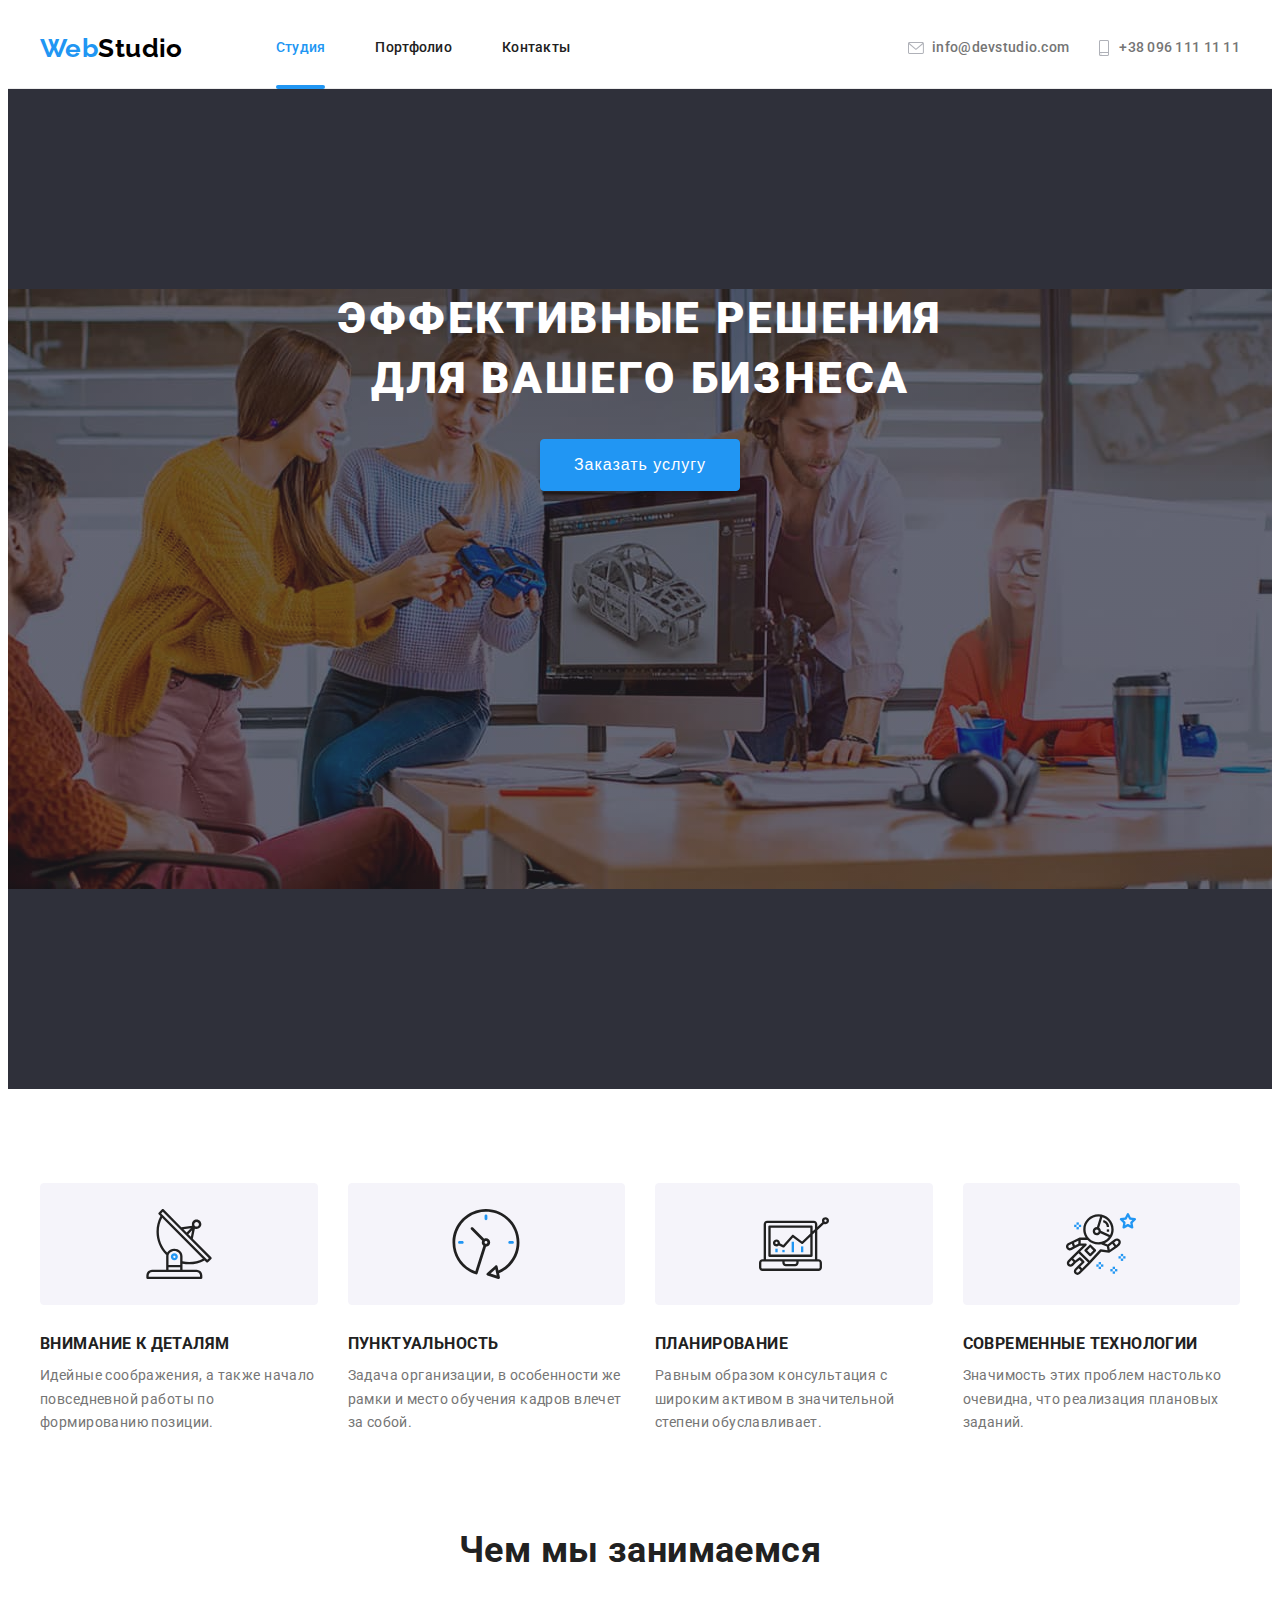
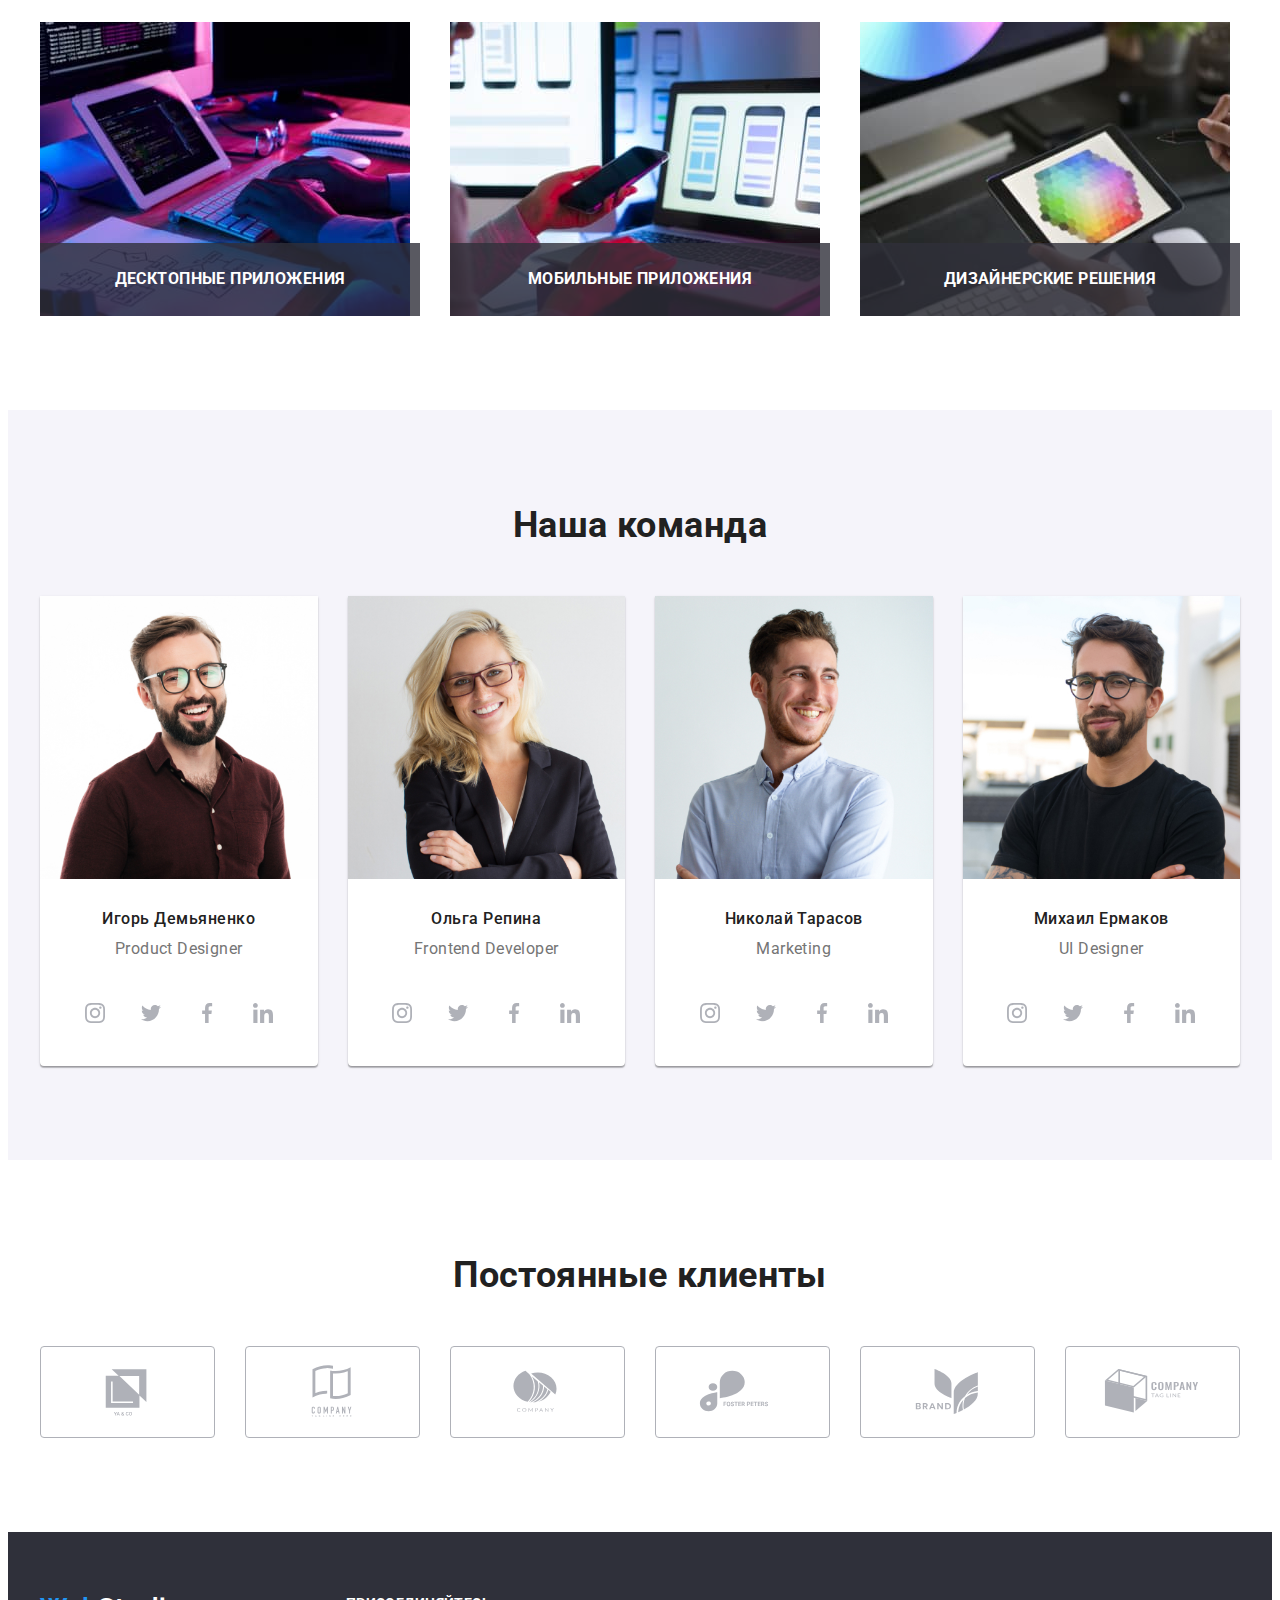
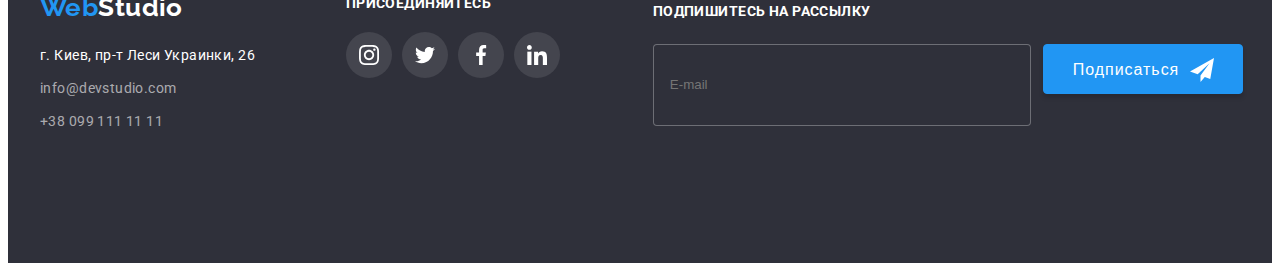
<file: index.html>
<!DOCTYPE html>
<html lang="ru">
  <head>
    <meta http-equiv="X-UA-Compatible" content="IE=Edge" />
    <meta charset="UTF-8" />
    <meta name="viewport" content="width=device-width, initial-scale=1.0" />
    <link rel="preconnect" href="https://fonts.gstatic.com" />
    <link href="https://fonts.googleapis.com/css2?family=Raleway:wght@700&display=swap" rel="stylesheet" />
    <link rel="preconnect" href="https://fonts.gstatic.com" />
    <link href="https://fonts.googleapis.com/css2?family=Roboto:wght@400;500;700;900&display=swap" rel="stylesheet" />
    <link
      rel="stylesheet"
      href="https://cdnjs.cloudflare.com/ajax/libs/modern-normalize/1.0.0/modern-normalize.min.css"
      integrity="sha512-ISS7cAi1PEhQ8jnbJpJZMd29NlhNj4AWYyLOSp2CE/CsHxTCu+r+t0D2yoJudVrd0/8fTVPUVDzY5Tvli75u/g=="
      crossorigin="anonymous"
    />
    <link rel="stylesheet" href="./css/main.min.css" />
    <title>Студия</title>
  </head>

  <body>
    <!-- HEADER -->
    <header class="header">
      <div class="container header__container">
        <a href="index.html" class="logo header__logo link"> <span class="logo__accent">Web</span>Studio</a>
        <button class="menu-button" type="button" data-menu-button aria-expanded="false" aria-controls="menu-content">
          <svg width="40" height="40" aria-label="Главное меню навигации">
            <use class="menu-button__icon-menu" href="./images/sprite.svg#menu-burger"></use>
            <use class="menu-button__icon-cross" href="./images/sprite.svg#icon-close_bg"></use>
          </svg>
        </button>
        <div class="header-wrapper" id="menu-content" data-menu>
          <nav class="navigation header__navigation">
            <ul class="menu list">
              <li class="menu__item">
                <a href="index.html" class="menu__link link menu__link-current">Студия</a>
              </li>
              <li class="menu__item">
                <a href="portfolio.html" class="menu__link link">Портфолио</a>
              </li>
              <li class="menu__item">
                <a href="" class="menu__link link">Контакты</a>
              </li>
            </ul>
          </nav>

          <!-- E-mail  phone  links-->
          <div class="contacts">
            <a class="contacts__link-tel" href="tel:+380961111111">
              <svg class="contacts__icon-smartphone">
                <use href="./images/sprite.svg#icon-smartphone"></use>
              </svg>
              +38 096 111 11 11
            </a>
            <a class="contacts__link-email" href="mailto:info@devstudio.com">
              <svg class="contacts__icon-envelope">
                <use href="./images/sprite.svg#icon-envelope"></use>
              </svg>
              info@devstudio.com
            </a>
          </div>
          <ul class="social-menu list">
            <li class="social-menu__item social-menu__link--border">
              <a class="social-menu__link" href="https://instagram.com" target="_blank" rel="noopener noreferrer"
                >Instagram</a
              >
            </li>
            <li class="social-menu__item social-menu__link--border">
              <a class="social-menu__link" href="https://twitter.com" target="_blank" rel="noopener noreferrer"
                >Twitter</a
              >
            </li>
            <li class="social-menu__item social-menu__link--border">
              <a class="social-menu__link" href="https://facebook.com" target="_blank" rel="noopener noreferrer"
                >Facebook</a
              >
            </li>
            <li class="social-menu__item">
              <a class="social-menu__link" href="https://linkedin.com" target="_blank" rel="noopener noreferrer"
                >LinkedIn</a
              >
            </li>
          </ul>
        </div>
      </div>
    </header>

    <main>
      <!-- Секция - HERO -->
      <section class="hero section">
        <div class="container hero-container">
          <h1 class="hero__title">Эффективные решения для вашего бизнеса</h1>
          <button type="button" class="button main-button" data-modal-open>Заказать услугу</button>
        </div>
      </section>

      <!-- Секция - FEATURES -->
      <section class="section features">
        <div class="container">
          <h2 class="section__title visually-hidden">Особенности</h2>
          <ul class="features__list list">
            <li class="features__item">
              <div class="features__wrapper">
                <svg class="features__icon" width="70" height="70">
                  <use href="./images/sprite.svg#icon-antenna"></use>
                </svg>
              </div>
              <h3 class="features__title">Внимание к деталям</h3>
              <p class="features__text">
                Идейные соображения, а также начало повседневной работы по формированию позиции.
              </p>
            </li>
            <li class="features__item">
              <div class="features__wrapper">
                <svg class="features__icon" width="70" height="70">
                  <use href="./images/sprite.svg#icon-clock"></use>
                </svg>
              </div>
              <h3 class="features__title">Пунктуальность</h3>
              <p class="features__text">
                Задача организации, в особенности же рамки и место обучения кадров влечет за собой.
              </p>
            </li>
            <li class="features__item">
              <div class="features__wrapper">
                <svg class="features__icon" width="70" height="70">
                  <use href="./images/sprite.svg#icon-diagram"></use>
                </svg>
              </div>
              <h3 class="features__title">Планирование</h3>
              <p class="features__text">
                Равным образом консультация с широким активом в значительной степени обуславливает.
              </p>
            </li>
            <li class="features__item">
              <div class="features__wrapper">
                <svg class="features__icon" width="70" height="70">
                  <use href="./images/sprite.svg#icon-astronaut"></use>
                </svg>
              </div>
              <h3 class="features__title">Современные технологии</h3>
              <p class="features__text">Значимость этих проблем настолько очевидна, что реализация плановых заданий.</p>
            </li>
          </ul>
        </div>
      </section>

      <!-- Секция - ABOUT -->
      <section class="section about">
        <div class="container">
          <h2 class="section__title">Чем мы занимаемся</h2>
          <ul class="about__list list">
            <li class="about__item">
              <h3 class="about__title">Десктопные приложения</h3>
              <img
                srcset="./images/about/about-img1.jpg 1x, ./images/about/about-img1@2x.jpg 2x"
                src="../images/about/about-img1.jpg"
                alt="кто-то печатает на клавиатуре"
                width="370"
              />
            </li>
            <li class="about__item">
              <h3 class="about__title">Мобильные приложения</h3>
              <img
                srcset="./images/about/about-img2.jpg 1x, ./images/about/about-img2@2x.jpg 2x"
                src="../images/about/about-img2.jpg"
                alt="кто-то держит телефон"
                width="370"
              />
            </li>
            <li class="about__item">
              <h3 class="about__title">Дизайнерские решения</h3>
              <img
                srcset="./images/about/about-img3.jpg 1x, ./images/about/about-img3@2x.jpg 2x"
                src="../images/about/about-img3.jpg"
                alt="кто-то держит планшет"
                width="370"
              />
            </li>
          </ul>
        </div>
      </section>

      <!-- Секция - TEAM -->
      <section class="section team">
        <div class="container">
          <h2 class="section__title">Наша команда</h2>
          <ul class="team__list list">
            <li class="team__item">
              <img
                class="team__picture"
                srcset="./images/team/img-team-mobile/team-img1.jpg 1x, ./images/team/img-team-mobile/team-img1.jpg 2x"
                src="./images/team/img-team-mobile/team-img1.jpg"
                alt="Фото Игоря Демьяненко"
                width="450"
              />
              <h3 class="team__title">Игорь Демьяненко</h3>
              <p class="team__position">Product Designer</p>
              <ul class="social-list">
                <li class="social-list__item list">
                  <a href="" class="social-list__link link">
                    <svg class="social-list__icon" width="20" height="20">
                      <use href="./images/sprite.svg#icon-instagram"></use>
                    </svg>
                  </a>
                </li>
                <li class="social-list__item list">
                  <a href="" class="social-list__link link">
                    <svg class="social-list__icon" width="20" height="20">
                      <use href="./images/sprite.svg#icon-twitter"></use>
                    </svg>
                  </a>
                </li>
                <li class="social-list__item list">
                  <a href="" class="social-list__link link">
                    <svg class="social-list__icon" width="20" height="20">
                      <use href="./images/sprite.svg#icon-facebook"></use>
                    </svg>
                  </a>
                </li>
                <li class="social-list__item list">
                  <a href="" class="social-list__link link">
                    <svg class="social-list__icon" width="20" height="20">
                      <use href="./images/sprite.svg#icon-linkedin"></use>
                    </svg>
                  </a>
                </li>
              </ul>
            </li>
            <li class="team__item">
              <img
                class="team__picture"
                srcset="./images/team/img-team-mobile/team-img2.jpg 1x, ./images/team/img-team-mobile/team-img2.jpg 2x"
                src="./images/team/img-team-mobile/team-img2.jpg"
                alt="Фото Ольги Репиной"
                width="450"
              />
              <h3 class="team__title">Ольга Репина</h3>
              <p class="team__position">Frontend Developer</p>
              <ul class="social-list">
                <li class="social-list__item list">
                  <a href="" class="social-list__link link">
                    <svg class="social-list__icon" width="20" height="20">
                      <use href="./images/sprite.svg#icon-instagram"></use>
                    </svg>
                  </a>
                </li>
                <li class="social-list__item list">
                  <a href="" class="social-list__link link">
                    <svg class="social-list__icon" width="20" height="20">
                      <use href="./images/sprite.svg#icon-twitter"></use>
                    </svg>
                  </a>
                </li>
                <li class="social-list__item list">
                  <a href="" class="social-list__link link">
                    <svg class="social-list__icon" width="20" height="20">
                      <use href="./images/sprite.svg#icon-facebook"></use>
                    </svg>
                  </a>
                </li>
                <li class="social-list__item list">
                  <a href="" class="social-list__link link">
                    <svg class="social-list__icon" width="20" height="20">
                      <use href="./images/sprite.svg#icon-linkedin"></use>
                    </svg>
                  </a>
                </li>
              </ul>
            </li>
            <li class="team__item">
              <img
                class="team__picture"
                srcset="./images/team/img-team-mobile/team-img3.jpg 1x, ./images/team/img-team-mobile/team-img3.jpg 2x"
                src="./images/team/img-team-mobile/team-img3.jpg"
                alt="Фото Николая Тарасова"
                width="450"
              />
              <h3 class="team__title">Николай Тарасов</h3>
              <p class="team__position">Marketing</p>
              <ul class="social-list">
                <li class="social-list__item list">
                  <a href="" class="social-list__link link">
                    <svg class="social-list__icon" width="20" height="20">
                      <use href="./images/sprite.svg#icon-instagram"></use>
                    </svg>
                  </a>
                </li>
                <li class="social-list__item list">
                  <a href="" class="social-list__link link">
                    <svg class="social-list__icon" width="20" height="20">
                      <use href="./images/sprite.svg#icon-twitter"></use>
                    </svg>
                  </a>
                </li>
                <li class="social-list__item list">
                  <a href="" class="social-list__link link">
                    <svg class="social-list__icon" width="20" height="20">
                      <use href="./images/sprite.svg#icon-facebook"></use>
                    </svg>
                  </a>
                </li>
                <li class="social-list__item list">
                  <a href="" class="social-list__link link">
                    <svg class="social-list__icon" width="20" height="20">
                      <use href="./images/sprite.svg#icon-linkedin"></use>
                    </svg>
                  </a>
                </li>
              </ul>
            </li>
            <li class="team__item">
              <img
                class="team__picture"
                srcset="./images/team/img-team-mobile/team-img4.jpg 1x, ./images/team/img-team-mobile/team-img4.jpg 2x"
                src="./images/team/img-team-mobile/team-img4.jpg"
                alt="Фото Михаила Ермакова"
                width="450"
              />
              <h3 class="team__title">Михаил Ермаков</h3>
              <p class="team__position">UI Designer</p>
              <ul class="social-list">
                <li class="social-list__item list">
                  <a href="" class="social-list__link link">
                    <svg class="social-list__icon" width="20" height="20">
                      <use href="./images/sprite.svg#icon-instagram"></use>
                    </svg>
                  </a>
                </li>
                <li class="social-list__item list">
                  <a href="" class="social-list__link link">
                    <svg class="social-list__icon" width="20" height="20">
                      <use href="./images/sprite.svg#icon-twitter"></use>
                    </svg>
                  </a>
                </li>
                <li class="social-list__item list">
                  <a href="" class="social-list__link link">
                    <svg class="social-list__icon" width="20" height="20">
                      <use href="./images/sprite.svg#icon-facebook"></use>
                    </svg>
                  </a>
                </li>
                <li class="social-list__item list">
                  <a href="" class="social-list__link link">
                    <svg class="social-list__icon" width="20" height="20">
                      <use href="./images/sprite.svg#icon-linkedin"></use>
                    </svg>
                  </a>
                </li>
              </ul>
            </li>
          </ul>
        </div>
      </section>

      <!-- CLIENTS -->
      <section class="section clients">
        <div class="container">
          <h2 class="section__title">Постоянные клиенты</h2>
          <ul class="clients__list list">
            <li class="clients__item list">
              <a href="" class="clients__link">
                <svg class="clients__icon" width="106" height="60">
                  <use href="./images/sprite.svg#icon-logo-client1"></use>
                </svg>
              </a>
            </li>
            <li class="clients__item list">
              <a href="" class="clients__link">
                <svg class="clients__icon" width="106" height="60">
                  <use href="./images/sprite.svg#icon-logo-client2"></use>
                </svg>
              </a>
            </li>
            <li class="clients__item list">
              <a href="" class="clients__link">
                <svg class="clients__icon" width="106" height="60">
                  <use href="./images/sprite.svg#icon-logo-client3"></use>
                </svg>
              </a>
            </li>
            <li class="clients__item list">
              <a href="" class="clients__link">
                <svg class="clients__icon" width="106" height="60">
                  <use href="./images/sprite.svg#icon-logo-client4"></use>
                </svg>
              </a>
            </li>
            <li class="clients__item list">
              <a href="" class="clients__link">
                <svg class="clients__icon" width="106" height="60">
                  <use href="./images/sprite.svg#icon-logo-client5"></use>
                </svg>
              </a>
            </li>
            <li class="clients__item list">
              <a href="" class="clients__link">
                <svg class="clients__icon" width="106" height="60">
                  <use href="./images/sprite.svg#icon-logo-client6"></use>
                </svg>
              </a>
            </li>
          </ul>
        </div>
      </section>
    </main>

    <!-- FOOTER -->
    <footer class="footer">
      <div class="footer-container container">
        <div class="footer-left-side">
          <div class="footer__wrapper-info">
            <a href="index.html" class="footer__logo link logo">
              <span class="footer__logo-accent">Web</span><span class="footer-logo">Studio</span></a
            >
            <address>
              <a
                class="footer__address link"
                href="https://goo.gl/maps/nL9pkd665aWA4ZFbA"
                target="_blank"
                rel="noopener noreferrer"
                title="Посмотреть на google.maps"
                >г. Киев, пр-т Леси Украинки, 26</a
              >
              <br />
              <a href="mailto:info@devstudio.com" class="footer__address-link link">info@devstudio.com</a> <br />
              <a href="tel:+380991111111" class="footer__address-link link">+38 099 111 11 11</a>
            </address>
          </div>
          <div class="footer__wrapper-join">
            <p class="footer__text">Присоединяйтесь</p>
            <ul class="social-list footer__social-list">
              <li class="social-list__item footer__item list">
                <a href="" class="social-list__link footer__link link">
                  <svg class="social-list__icon footer__icon" width="20" height="20">
                    <use href="./images/sprite.svg#icon-instagram"></use>
                  </svg>
                </a>
              </li>
              <li class="social-list__item footer__item list">
                <a href="" class="social-list__link footer__link link">
                  <svg class="social-list__icon footer__icon" width="20" height="20">
                    <use href="./images/sprite.svg#icon-twitter"></use>
                  </svg>
                </a>
              </li>
              <li class="social-list__item footer__item list">
                <a href="" class="social-list__link footer__link link">
                  <svg class="social-list__icon footer__icon" width="20" height="20">
                    <use href="./images/sprite.svg#icon-facebook"></use>
                  </svg>
                </a>
              </li>
              <li class="social-list__item footer__item list">
                <a href="" class="social-list__link footer__link link">
                  <svg class="social-list__icon footer__icon" width="20" height="20">
                    <use href="./images/sprite.svg#icon-linkedin"></use>
                  </svg>
                </a>
              </li>
            </ul>
          </div>
        </div>
        <div class="footer__sign-form">
          <p class="footer__head">Подпишитесь на рассылку</p>
          <form action="#" class="footer-form">
            <input type="email" class="footer-form__input" name="user-email" placeholder="E-mail" />
            <button type="submit" class="footer-form__button button">
              Подписаться
              <svg class="footer-form__icon" width="24" height="24">
                <use href="./images/sprite.svg#icon-icon-send"></use>
              </svg>
            </button>
          </form>
        </div>
      </div>
    </footer>

    <!-- is-hidden -->
    <div class="backdrop is-hidden" data-modal>
      <div class="modal">
        <button class="modal-button-cross" type="button" data-modal-close>
          <svg class="icon-cross" width="11" height="11">
            <use href="./images/sprite.svg#icon-close-black-cross"></use>
          </svg>
        </button>
        <form action="#" class="form modal-form">
          <b class="form__head">Оставьте свои данные, мы вам перезвоним</b>
          <label class="form__field"
            >Имя
            <span class="form__wrapper">
              <input type="text" class="form__input" name="user-name" />
              <svg class="form__icon icon-user" width="12" height="12">
                <use href="./images/sprite.svg#icon-person-black"></use>
              </svg>
            </span>
          </label>
          <label class="form__field"
            >Телефон
            <span class="form__wrapper">
              <input type="tel" class="form__input" name="user-phone" />
              <svg class="form__icon icon-phone" width="13" height="13">
                <use href="./images/sprite.svg#icon-phone-black"></use>
              </svg>
            </span>
          </label>
          <label class="form__field"
            >Почта
            <span class="form__wrapper">
              <input type="email" class="form__input" name="user-email" />
              <svg class="form__icon icon-email" width="15" height="12">
                <use href="./images/sprite.svg#icon-email-black"></use>
              </svg>
            </span>
          </label>
          <label class="form__field form__field-message">
            Комментарий
            <textarea name="user-message" class="form__message" placeholder="Введите текст"></textarea>
          </label>
          <!-- КАСТОМНЫЙ CHECKBOX -->
          <div class="form-checkbox">
            <input type="checkbox" name="user-policy" id="user-policy" class="form-checkbox__input visually-hidden" />
            <label for="user-policy" class="form-checkbox__agree">
              <span class="form-checkbox__wrapper">
                <svg class="form-checkbox__icon-check" width="17" height="16">
                  <use href="./images/sprite.svg#icon-check-bg"></use>
                </svg>
              </span>
              Соглашаюсь с рассылкой и принимаю
              <a href="" class="form-checkbox__link">Условия договора</a>
            </label>
          </div>

          <button type="submit" class="modal-form-button">Отправить</button>
        </form>
      </div>
    </div>

    <script src="./js/modal.js"></script>
    <script src="./js/menu.js"></script>
  </body>
</html>
</file>
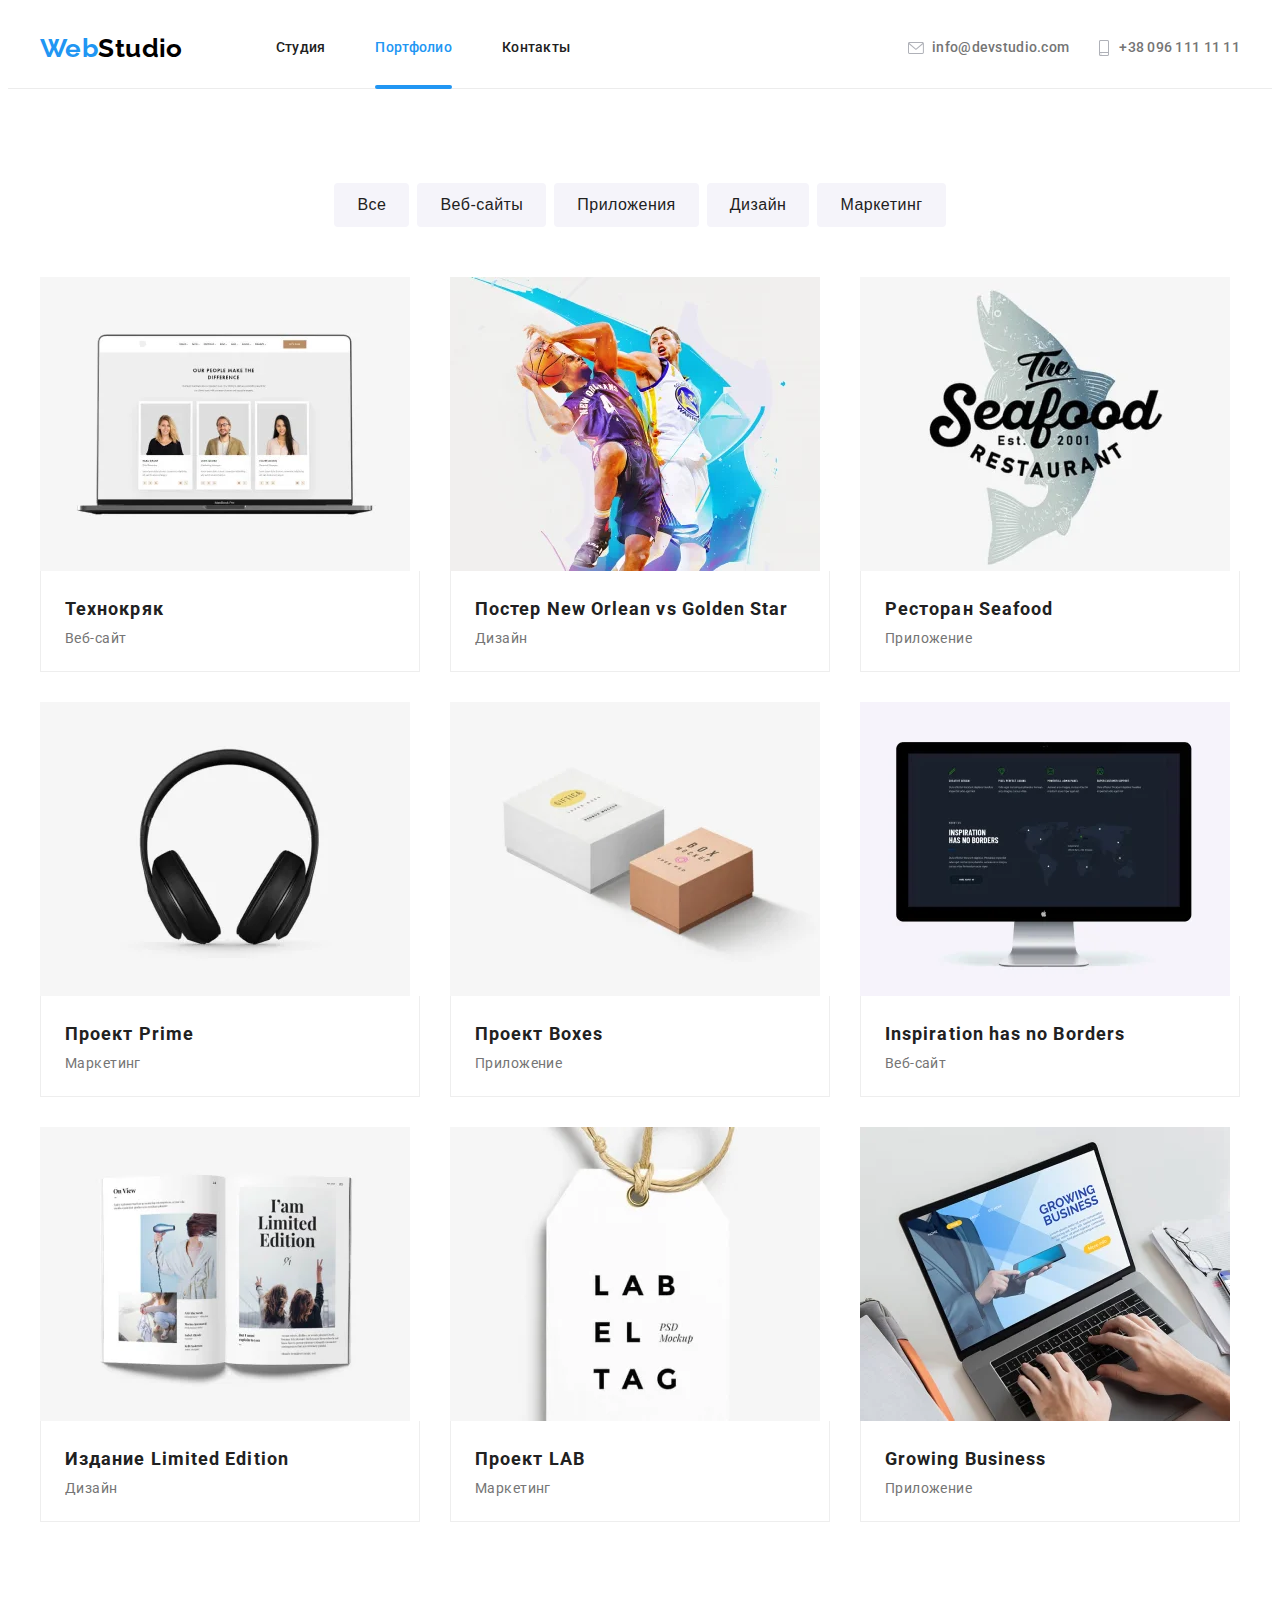
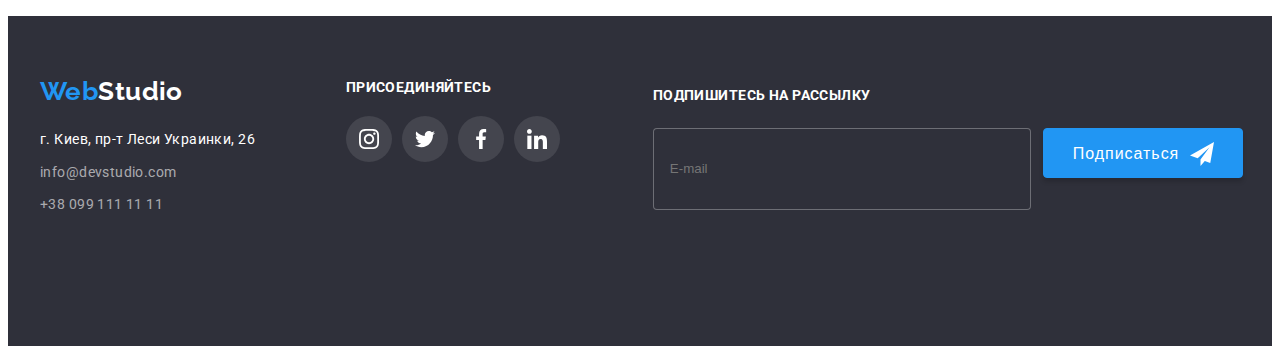
<file: portfolio.html>
<!DOCTYPE html>
<html lang="ru">
  <head>
    <meta http-equiv="X-UA-Compatible" content="IE=Edge" />
    <meta charset="UTF-8" />
    <meta name="viewport" content="width=device-width, initial-scale=1.0" />
    <link rel="preconnect" href="https://fonts.gstatic.com" />
    <link href="https://fonts.googleapis.com/css2?family=Raleway:wght@700&display=swap" rel="stylesheet" />
    <link rel="preconnect" href="https://fonts.gstatic.com" />
    <link href="https://fonts.googleapis.com/css2?family=Roboto:wght@400;500;700;900&display=swap" rel="stylesheet" />
    <link
      rel="stylesheet"
      href="https://cdnjs.cloudflare.com/ajax/libs/modern-normalize/1.0.0/modern-normalize.min.css"
      integrity="sha512-ISS7cAi1PEhQ8jnbJpJZMd29NlhNj4AWYyLOSp2CE/CsHxTCu+r+t0D2yoJudVrd0/8fTVPUVDzY5Tvli75u/g=="
      crossorigin="anonymous"
    />
    <link rel="stylesheet" href="./css/main.min.css" />
    <title>Портфолио</title>
  </head>

  <body>
    <!-- HEADER -->
    <header class="header">
      <div class="container header__container">
        <a href="index.html" class="logo header__logo link"> <span class="logo__accent">Web</span>Studio</a>
        <button class="menu-button" type="button" data-menu-button aria-expanded="false" aria-controls="menu-content">
          <svg width="40" height="40" aria-label="Главное меню навигации">
            <use class="menu-button__icon-menu" href="./images/sprite.svg#menu-burger"></use>
            <use class="menu-button__icon-cross" href="./images/sprite.svg#icon-close_bg"></use>
          </svg>
        </button>
        <div class="header-wrapper" id="menu-content" data-menu>
          <nav class="navigation header__navigation">
            <ul class="menu list">
              <li class="menu__item">
                <a href="index.html" class="menu__link link">Студия</a>
              </li>
              <li class="menu__item">
                <a href="portfolio.html" class="menu__link link menu__link-current">Портфолио</a>
              </li>
              <li class="menu__item">
                <a href="" class="menu__link link">Контакты</a>
              </li>
            </ul>
          </nav>

          <!-- E-mail and phone No. contacts -->
          <div class="contacts">
            <a class="contacts__link-tel" href="tel:+380961111111">
              <svg class="contacts__icon-smartphone">
                <use href="./images/sprite.svg#icon-smartphone"></use>
              </svg>
              +38 096 111 11 11
            </a>
            <a class="contacts__link-email" href="mailto:info@devstudio.com">
              <svg class="contacts__icon-envelope">
                <use href="./images/sprite.svg#icon-envelope"></use>
              </svg>
              info@devstudio.com
            </a>
          </div>
          <ul class="social-menu list">
            <li class="social-menu__item social-menu__link--border">
              <a class="social-menu__link" href="https://instagram.com" target="_blank" rel="noopener noreferrer"
                >Instagram</a
              >
            </li>
            <li class="social-menu__item social-menu__link--border">
              <a class="social-menu__link" href="https://twitter.com" target="_blank" rel="noopener noreferrer"
                >Twitter</a
              >
            </li>
            <li class="social-menu__item social-menu__link--border">
              <a class="social-menu__link" href="https://facebook.com" target="_blank" rel="noopener noreferrer"
                >Facebook</a
              >
            </li>
            <li class="social-menu__item">
              <a class="social-menu__link" href="https://linkedin.com" target="_blank" rel="noopener noreferrer"
                >LinkedIn</a
              >
            </li>
          </ul>
        </div>
      </div>
    </header>

    <main>
      <!-- PROJECTS -->
      <section class="projects section">
        <h1 class="projects__main-title visually-hidden">Портфолио</h1>
        <div class="container">
          <h2 class="projects__title section__title visually-hidden">Проекты</h2>
          <ul class="projects__button-list button-list list">
            <li class="button-list__item"><button class="button" type="button">Все</button></li>
            <li class="button-list__item"><button class="button" type="button">Веб-сайты</button></li>
            <li class="button-list__item"><button class="button" type="button">Приложения</button></li>
            <li class="button-list__item"><button class="button" type="button">Дизайн</button></li>
            <li class="button-list__item"><button class="button" type="button">Маркетинг</button></li>
          </ul>
          <ul class="projects__list list">
            <li class="projects__item">
              <a href="" class="projects__link link">
                <div class="projects__image">
                  <picture>
                    <!-- PC pictures WebP & JPG -->
                    <source
                      srcset="
                        ./images/portfolio/pc/pc-technokryak-370.webp   370w,
                        ./images/portfolio/pc/pc-technokryak-740.webp   740w,
                        ./images/portfolio/pc/pc-technokryak-1110.webp 1110w
                      "
                      type="image/webp"
                      media="(min-width: 1200px)"
                      sizes="(min-width: 1200px) 370px, 100vw"
                    />

                    <source
                      srcset="
                        ./images/portfolio/pc/pc-technokryak-370.jpg   370w,
                        ./images/portfolio/pc/pc-technokryak-740.jpg   740w,
                        ./images/portfolio/pc/pc-technokryak-1110.jpg 1110w
                      "
                      media="(min-width: 1200px)"
                      sizes="(min-width: 1200px) 370px, 100vw"
                    />

                    <!-- Tablet pictures WebP & JPG -->
                    <source
                      srcset="
                        ./images/portfolio/tablet/tablet-technokryak-354.webp   354w,
                        ./images/portfolio/tablet/tablet-technokryak-708.webp   708w,
                        ./images/portfolio/tablet/tablet-technokryak-1062.webp 1062w
                      "
                      type="image/webp"
                      media="(min-width: 768px)"
                      sizes="(min-width: 768px) 354px, 100vw"
                    />

                    <source
                      srcset="
                        ./images/portfolio/tablet/tablet-technokryak-354.jpg   354w,
                        ./images/portfolio/tablet/tablet-technokryak-708.jpg   708w,
                        ./images/portfolio/tablet/tablet-technokryak-1062.jpg 1062w
                      "
                      media="(min-width: 768px)"
                      sizes="(min-width: 768px) 354px, 100vw"
                    />

                    <!-- Mobile WEBP pictures -->
                    <source
                      srcset="
                        ./images/portfolio/mobile/mobile-technokryak-450.webp   450w,
                        ./images/portfolio/mobile/mobile-technokryak-900.webp   900w,
                        ./images/portfolio/mobile/mobile-technokryak-1350.webp 1350w
                      "
                      type="image/webp"
                      media="(max-width: 767px)"
                      sizes="(max-width: 767px) 450px, 100vw"
                    />

                    <!-- Mobile standart JPG pics -->
                    <img
                      srcset="
                        ./images/portfolio/mobile/mobile-technokryak-450.jpg   450w,
                        ./images/portfolio/mobile/mobile-technokryak-900.jpg   900w,
                        ./images/portfolio/mobile/mobile-technokryak-1350.jpg 1350w
                      "
                      src="./images/portfolio/mobile/mobile-technokryak-450.jpg"
                      alt="технокряк"
                      sizes="(max-width: 767px) 450px, 100vw"
                    />
                  </picture>
                  <div class="projects__overlay">
                    <p class="projects__overlay-text">
                      Технокряк это современная площадка распространения коронавируса. Компании используют эту платформу
                      для цифрового шпионажа и атак на защищённые сервера конкурентов.
                    </p>
                  </div>
                </div>
                <div class="projects__name">
                  <h3 class="projects__list-title">Технокряк</h3>
                  <p class="projects__text">Веб-сайт</p>
                </div>
              </a>
            </li>
            <li class="projects__item">
              <a href="" class="projects__link link">
                <div class="projects__image">
                  <picture>
                    <!-- PC pictures WebP & JPG -->
                    <source
                      srcset="
                        ./images/portfolio/pc/pc-poster-no-vs-gs-370.webp   370w,
                        ./images/portfolio/pc/pc-poster-no-vs-gs-740.webp   740w,
                        ./images/portfolio/pc/pc-poster-no-vs-gs-1110.webp 1110w
                      "
                      type="image/webp"
                      media="(min-width: 1200px)"
                      sizes="(min-width: 1200px) 370px, 100vw"
                    />

                    <source
                      srcset="
                        ./images/portfolio/pc/pc-poster-no-vs-gs-370.jpg   370w,
                        ./images/portfolio/pc/pc-poster-no-vs-gs-740.jpg   740w,
                        ./images/portfolio/pc/pc-poster-no-vs-gs-1110.jpg 1110w
                      "
                      media="(min-width: 1200px)"
                      sizes="(min-width: 1200px) 370px, 100vw"
                    />

                    <!-- Tablet pictures WebP & JPG -->
                    <source
                      srcset="
                        ./images/portfolio/tablet/tablet-poster-no-vs-gs-354.webp   354w,
                        ./images/portfolio/tablet/tablet-poster-no-vs-gs-708.webp   708w,
                        ./images/portfolio/tablet/tablet-poster-no-vs-gs-1062.webp 1062w
                      "
                      type="image/webp"
                      media="(min-width: 768px)"
                      sizes="(min-width: 768px) 354px, 100vw"
                    />

                    <source
                      srcset="
                        ./images/portfolio/tablet/tablet-poster-no-vs-gs-354.jpg   354w,
                        ./images/portfolio/tablet/tablet-poster-no-vs-gs-708.jpg   708w,
                        ./images/portfolio/tablet/tablet-poster-no-vs-gs-1062.jpg 1062w
                      "
                      media="(min-width: 768px)"
                      sizes="(min-width: 768px) 354px, 100vw"
                    />

                    <!-- Mobile WEBP pictures -->
                    <source
                      srcset="
                        ./images/portfolio/mobile/mobile-poster-no-vs-gs-450.webp   450w,
                        ./images/portfolio/mobile/mobile-poster-no-vs-gs-900.webp   900w,
                        ./images/portfolio/mobile/mobile-poster-no-vs-gs-1350.webp 1350w
                      "
                      type="image/webp"
                      media="(max-width: 767px)"
                      sizes="(max-width: 767px) 450px, 100vw"
                    />

                    <!-- Mobile standart JPG pics -->
                    <img
                      srcset="
                        ./images/portfolio/mobile/mobile-poster-no-vs-gs-450.jpg   450w,
                        ./images/portfolio/mobile/mobile-poster-no-vs-gs-900.jpg   900w,
                        ./images/portfolio/mobile/mobile-poster-no-vs-gs-1350.jpg 1350w
                      "
                      src="./images/portfolio/mobile/mobile-poster-no-vs-gs-450.jpg"
                      alt="технокряк"
                      sizes="(max-width: 767px) 450px, 100vw"
                    />
                  </picture>
                  <div class="projects__overlay">
                    <p class="projects__overlay-text">
                      Технокряк это современная площадка распространения коронавируса. Компании используют эту платформу
                      для цифрового шпионажа и атак на защищённые сервера конкурентов.
                    </p>
                  </div>
                </div>
                <div class="projects__name">
                  <h3 class="projects__list-title">Постер New Orlean vs Golden Star</h3>
                  <p class="projects__text">Дизайн</p>
                </div>
              </a>
            </li>
            <li class="projects__item">
              <a href="" class="projects__link link">
                <div class="projects__image">
                  <picture>
                    <!-- PC pictures WebP & JPG -->
                    <source
                      srcset="
                        ./images/portfolio/pc/pc-seafood-restaurant-370.webp   370w,
                        ./images/portfolio/pc/pc-seafood-restaurant-740.webp   740w,
                        ./images/portfolio/pc/pc-seafood-restaurant-1110.webp 1110w
                      "
                      type="image/webp"
                      media="(min-width: 1200px)"
                      sizes="(min-width: 1200px) 370px, 100vw"
                    />

                    <source
                      srcset="
                        ./images/portfolio/pc/pc-seafood-restaurant-370.jpg   370w,
                        ./images/portfolio/pc/pc-seafood-restaurant-740.jpg   740w,
                        ./images/portfolio/pc/pc-seafood-restaurant-1110.jpg 1110w
                      "
                      media="(min-width: 1200px)"
                      sizes="(min-width: 1200px) 370px, 100vw"
                    />

                    <!-- Tablet pictures WebP & JPG -->
                    <source
                      srcset="
                        ./images/portfolio/tablet/tablet-seafood-restaurant-354.webp   354w,
                        ./images/portfolio/tablet/tablet-seafood-restaurant-708.webp   708w,
                        ./images/portfolio/tablet/tablet-seafood-restaurant-1062.webp 1062w
                      "
                      type="image/webp"
                      media="(min-width: 768px)"
                      sizes="(min-width: 768px) 354px, 100vw"
                    />

                    <source
                      srcset="
                        ./images/portfolio/tablet/tablet-seafood-restaurant-354.jpg   354w,
                        ./images/portfolio/tablet/tablet-seafood-restaurant-708.jpg   708w,
                        ./images/portfolio/tablet/tablet-seafood-restaurant-1062.jpg 1062w
                      "
                      media="(min-width: 768px)"
                      sizes="(min-width: 768px) 354px, 100vw"
                    />

                    <!-- Mobile WEBP pictures -->
                    <source
                      srcset="
                        ./images/portfolio/mobile/mobile-seafood-restaurant-450.webp   450w,
                        ./images/portfolio/mobile/mobile-seafood-restaurant-900.webp   900w,
                        ./images/portfolio/mobile/mobile-seafood-restaurant-1350.webp 1350w
                      "
                      type="image/webp"
                      media="(max-width: 767px)"
                      sizes="(max-width: 767px) 450px, 100vw"
                    />

                    <!-- Mobile standart JPG pics -->
                    <img
                      srcset="
                        ./images/portfolio/mobile/mobile-seafood-restaurant-450.jpg   450w,
                        ./images/portfolio/mobile/mobile-seafood-restaurant-900.jpg   900w,
                        ./images/portfolio/mobile/mobile-seafood-restaurant-1350.jpg 1350w
                      "
                      src="./images/portfolio/mobile/mobile-seafood-restaurant-450.jpg"
                      alt="технокряк"
                      sizes="(max-width: 767px) 450px, 100vw"
                    />
                  </picture>
                  <div class="projects__overlay">
                    <p class="projects__overlay-text">
                      Технокряк это современная площадка распространения коронавируса. Компании используют эту платформу
                      для цифрового шпионажа и атак на защищённые сервера конкурентов.
                    </p>
                  </div>
                </div>
                <div class="projects__name">
                  <h3 class="projects__list-title">Ресторан Seafood</h3>
                  <p class="projects__text">Приложение</p>
                </div>
              </a>
            </li>
            <li class="projects__item">
              <a href="" class="projects__link link">
                <div class="projects__image">
                  <picture>
                    <!-- PC pictures WebP & JPG -->
                    <source
                      srcset="
                        ./images/portfolio/pc/pc-project-prime-370.webp   370w,
                        ./images/portfolio/pc/pc-project-prime-740.webp   740w,
                        ./images/portfolio/pc/pc-project-prime-1110.webp 1110w
                      "
                      type="image/webp"
                      media="(min-width: 1200px)"
                      sizes="(min-width: 1200px) 370px, 100vw"
                    />

                    <source
                      srcset="
                        ./images/portfolio/pc/pc-project-prime-370.jpg   370w,
                        ./images/portfolio/pc/pc-project-prime-740.jpg   740w,
                        ./images/portfolio/pc/pc-project-prime-1110.jpg 1110w
                      "
                      media="(min-width: 1200px)"
                      sizes="(min-width: 1200px) 370px, 100vw"
                    />

                    <!-- Tablet pictures WebP & JPG -->
                    <source
                      srcset="
                        ./images/portfolio/tablet/tablet-project-prime-354.webp   354w,
                        ./images/portfolio/tablet/tablet-project-prime-708.webp   708w,
                        ./images/portfolio/tablet/tablet-project-prime-1062.webp 1062w
                      "
                      type="image/webp"
                      media="(min-width: 768px)"
                      sizes="(min-width: 768px) 354px, 100vw"
                    />

                    <source
                      srcset="
                        ./images/portfolio/tablet/tablet-project-prime-354.jpg   354w,
                        ./images/portfolio/tablet/tablet-project-prime-708.jpg   708w,
                        ./images/portfolio/tablet/tablet-project-prime-1062.jpg 1062w
                      "
                      media="(min-width: 768px)"
                      sizes="(min-width: 768px) 354px, 100vw"
                    />

                    <!-- Mobile WEBP pictures -->
                    <source
                      srcset="
                        ./images/portfolio/mobile/mobile-project-prime-450.webp   450w,
                        ./images/portfolio/mobile/mobile-project-prime-900.webp   900w,
                        ./images/portfolio/mobile/mobile-project-prime-1350.webp 1350w
                      "
                      type="image/webp"
                      media="(max-width: 767px)"
                      sizes="(max-width: 767px) 450px, 100vw"
                    />

                    <!-- Mobile standart JPG pics -->
                    <img
                      srcset="
                        ./images/portfolio/mobile/mobile-project-prime-450.jpg   450w,
                        ./images/portfolio/mobile/mobile-project-prime-900.jpg   900w,
                        ./images/portfolio/mobile/mobile-project-prime-1350.jpg 1350w
                      "
                      src="./images/portfolio/mobile/mobile-project-prime-450.jpg"
                      alt="технокряк"
                      sizes="(max-width: 767px) 450px, 100vw"
                    />
                  </picture>
                  <div class="projects__overlay">
                    <p class="projects__overlay-text">
                      Технокряк это современная площадка распространения коронавируса. Компании используют эту платформу
                      для цифрового шпионажа и атак на защищённые сервера конкурентов.
                    </p>
                  </div>
                </div>
                <div class="projects__name">
                  <h3 class="projects__list-title">Проект Prime</h3>
                  <p class="projects__text">Маркетинг</p>
                </div>
              </a>
            </li>
            <li class="projects__item">
              <a href="" class="projects__link link">
                <div class="projects__image">
                  <picture>
                    <!-- PC pictures WebP & JPG -->
                    <source
                      srcset="
                        ./images/portfolio/pc/pc-project-boxes-370.webp   370w,
                        ./images/portfolio/pc/pc-project-boxes-740.webp   740w,
                        ./images/portfolio/pc/pc-project-boxes-1110.webp 1110w
                      "
                      type="image/webp"
                      media="(min-width: 1200px)"
                      sizes="(min-width: 1200px) 370px, 100vw"
                    />

                    <source
                      srcset="
                        ./images/portfolio/pc/pc-project-boxes-370.jpg   370w,
                        ./images/portfolio/pc/pc-project-boxes-740.jpg   740w,
                        ./images/portfolio/pc/pc-project-boxes-1110.jpg 1110w
                      "
                      media="(min-width: 1200px)"
                      sizes="(min-width: 1200px) 370px, 100vw"
                    />

                    <!-- Tablet pictures WebP & JPG -->
                    <source
                      srcset="
                        ./images/portfolio/tablet/tablet-project-boxes-354.webp   354w,
                        ./images/portfolio/tablet/tablet-project-boxes-708.webp   708w,
                        ./images/portfolio/tablet/tablet-project-boxes-1062.webp 1062w
                      "
                      type="image/webp"
                      media="(min-width: 768px)"
                      sizes="(min-width: 768px) 354px, 100vw"
                    />

                    <source
                      srcset="
                        ./images/portfolio/tablet/tablet-project-boxes-354.jpg   354w,
                        ./images/portfolio/tablet/tablet-project-boxes-708.jpg   708w,
                        ./images/portfolio/tablet/tablet-project-boxes-1062.jpg 1062w
                      "
                      media="(min-width: 768px)"
                      sizes="(min-width: 768px) 354px, 100vw"
                    />

                    <!-- Mobile WEBP pictures -->
                    <source
                      srcset="
                        ./images/portfolio/mobile/mobile-project-boxes-450.webp   450w,
                        ./images/portfolio/mobile/mobile-project-boxes-900.webp   900w,
                        ./images/portfolio/mobile/mobile-project-boxes-1350.webp 1350w
                      "
                      type="image/webp"
                      media="(max-width: 767px)"
                      sizes="(max-width: 767px) 450px, 100vw"
                    />

                    <!-- Mobile standart JPG pics -->
                    <img
                      srcset="
                        ./images/portfolio/mobile/mobile-project-boxes-450.jpg   450w,
                        ./images/portfolio/mobile/mobile-project-boxes-900.jpg   900w,
                        ./images/portfolio/mobile/mobile-project-boxes-1350.jpg 1350w
                      "
                      src="./images/portfolio/mobile/mobile-project-boxes-450.jpg"
                      alt="технокряк"
                      sizes="(max-width: 767px) 450px, 100vw"
                    />
                  </picture>
                  <div class="projects__overlay">
                    <p class="projects__overlay-text">
                      Технокряк это современная площадка распространения коронавируса. Компании используют эту платформу
                      для цифрового шпионажа и атак на защищённые сервера конкурентов.
                    </p>
                  </div>
                </div>
                <div class="projects__name">
                  <h3 class="projects__list-title">Проект Boxes</h3>
                  <p class="projects__text">Приложение</p>
                </div>
              </a>
            </li>
            <li class="projects__item">
              <a href="" class="projects__link link">
                <div class="projects__image">
                  <picture>
                    <!-- PC pictures WebP & JPG -->
                    <source
                      srcset="
                        ./images/portfolio/pc/pc-inspiration-hnb-370.webp   370w,
                        ./images/portfolio/pc/pc-inspiration-hnb-740.webp   740w,
                        ./images/portfolio/pc/pc-inspiration-hnb-1110.webp 1110w
                      "
                      type="image/webp"
                      media="(min-width: 1200px)"
                      sizes="(min-width: 1200px) 370px, 100vw"
                    />

                    <source
                      srcset="
                        ./images/portfolio/pc/pc-inspiration-hnb-370.jpg   370w,
                        ./images/portfolio/pc/pc-inspiration-hnb-740.jpg   740w,
                        ./images/portfolio/pc/pc-inspiration-hnb-1110.jpg 1110w
                      "
                      media="(min-width: 1200px)"
                      sizes="(min-width: 1200px) 370px, 100vw"
                    />

                    <!-- Tablet pictures WebP & JPG -->
                    <source
                      srcset="
                        ./images/portfolio/tablet/tablet-inspiration-hnb-354.webp   354w,
                        ./images/portfolio/tablet/tablet-inspiration-hnb-708.webp   708w,
                        ./images/portfolio/tablet/tablet-inspiration-hnb-1062.webp 1062w
                      "
                      type="image/webp"
                      media="(min-width: 768px)"
                      sizes="(min-width: 768px) 354px, 100vw"
                    />

                    <source
                      srcset="
                        ./images/portfolio/tablet/tablet-inspiration-hnb-354.jpg   354w,
                        ./images/portfolio/tablet/tablet-inspiration-hnb-708.jpg   708w,
                        ./images/portfolio/tablet/tablet-inspiration-hnb-1062.jpg 1062w
                      "
                      media="(min-width: 768px)"
                      sizes="(min-width: 768px) 354px, 100vw"
                    />

                    <!-- Mobile WEBP pictures -->
                    <source
                      srcset="
                        ./images/portfolio/mobile/mobile-inspiration-hnb-450.webp   450w,
                        ./images/portfolio/mobile/mobile-inspiration-hnb-900.webp   900w,
                        ./images/portfolio/mobile/mobile-inspiration-hnb-1350.webp 1350w
                      "
                      type="image/webp"
                      media="(max-width: 767px)"
                      sizes="(max-width: 767px) 450px, 100vw"
                    />

                    <!-- Mobile standart JPG pics -->
                    <img
                      srcset="
                        ./images/portfolio/mobile/mobile-inspiration-hnb-450.jpg   450w,
                        ./images/portfolio/mobile/mobile-inspiration-hnb-900.jpg   900w,
                        ./images/portfolio/mobile/mobile-inspiration-hnb-1350.jpg 1350w
                      "
                      src="../images/portfolio/mobile/mobile-inspiration-hnb-450.jpg"
                      alt="технокряк"
                      sizes="(max-width: 767px) 450px, 100vw"
                    />
                  </picture>
                  <div class="projects__overlay">
                    <p class="projects__overlay-text">
                      Технокряк это современная площадка распространения коронавируса. Компании используют эту платформу
                      для цифрового шпионажа и атак на защищённые сервера конкурентов.
                    </p>
                  </div>
                </div>
                <div class="projects__name">
                  <h3 class="projects__list-title">Inspiration has no Borders</h3>
                  <p class="projects__text">Веб-сайт</p>
                </div>
              </a>
            </li>
            <li class="projects__item">
              <a href="" class="projects__link link">
                <div class="projects__image">
                  <picture>
                    <!-- PC pictures WebP & JPG -->
                    <source
                      srcset="
                        ./images/portfolio/pc/pc-le-publication-370.webp   370w,
                        ./images/portfolio/pc/pc-le-publication-740.webp   740w,
                        ./images/portfolio/pc/pc-le-publication-1110.webp 1110w
                      "
                      type="image/webp"
                      media="(min-width: 1200px)"
                      sizes="(min-width: 1200px) 370px, 100vw"
                    />

                    <source
                      srcset="
                        ./images/portfolio/pc/pc-le-publication-370.jpg   370w,
                        ./images/portfolio/pc/pc-le-publication-740.jpg   740w,
                        ./images/portfolio/pc/pc-le-publication-1110.jpg 1110w
                      "
                      media="(min-width: 1200px)"
                      sizes="(min-width: 1200px) 370px, 100vw"
                    />

                    <!-- Tablet pictures WebP & JPG -->
                    <source
                      srcset="
                        ./images/portfolio/tablet/tablet-le-publication-354.webp   354w,
                        ./images/portfolio/tablet/tablet-le-publication-708.webp   708w,
                        ./images/portfolio/tablet/tablet-le-publication-1062.webp 1062w
                      "
                      type="image/webp"
                      media="(min-width: 768px)"
                      sizes="(min-width: 768px) 354px, 100vw"
                    />

                    <source
                      srcset="
                        ./images/portfolio/tablet/tablet-le-publication-354.jpg   354w,
                        ./images/portfolio/tablet/tablet-le-publication-708.jpg   708w,
                        ./images/portfolio/tablet/tablet-le-publication-1062.jpg 1062w
                      "
                      media="(min-width: 768px)"
                      sizes="(min-width: 768px) 354px, 100vw"
                    />

                    <!-- Mobile WEBP pictures -->
                    <source
                      srcset="
                        ./images/portfolio/mobile/mobile-le-publication-450.webp   450w,
                        ./images/portfolio/mobile/mobile-le-publication-900.webp   900w,
                        ./images/portfolio/mobile/mobile-le-publication-1350.webp 1350w
                      "
                      type="image/webp"
                      media="(max-width: 767px)"
                      sizes="(max-width: 767px) 450px, 100vw"
                    />

                    <!-- Mobile standart JPG pics -->
                    <img
                      srcset="
                        ./images/portfolio/mobile/mobile-le-publication-450.jpg   450w,
                        ./images/portfolio/mobile/mobile-le-publication-900.jpg   900w,
                        ./images/portfolio/mobile/mobile-le-publication-1350.jpg 1350w
                      "
                      src="./images/portfolio/mobile/mobile-le-publication-450.jpg"
                      alt="технокряк"
                      sizes="(max-width: 767px) 450px, 100vw"
                    />
                  </picture>
                  <div class="projects__overlay">
                    <p class="projects__overlay-text">
                      Технокряк это современная площадка распространения коронавируса. Компании используют эту платформу
                      для цифрового шпионажа и атак на защищённые сервера конкурентов.
                    </p>
                  </div>
                </div>
                <div class="projects__name">
                  <h3 class="projects__list-title">Издание Limited Edition</h3>
                  <p class="projects__text">Дизайн</p>
                </div>
              </a>
            </li>
            <li class="projects__item">
              <a href="" class="projects__link link">
                <div class="projects__image">
                  <picture>
                    <!-- PC pictures WebP & JPG -->
                    <source
                      srcset="
                        ./images/portfolio/pc/pc-project-lab-370.webp   370w,
                        ./images/portfolio/pc/pc-project-lab-740.webp   740w,
                        ./images/portfolio/pc/pc-project-lab-1110.webp 1110w
                      "
                      type="image/webp"
                      media="(min-width: 1200px)"
                      sizes="(min-width: 1200px) 370px, 100vw"
                    />

                    <source
                      srcset="
                        ./images/portfolio/pc/pc-project-lab-370.jpg   370w,
                        ./images/portfolio/pc/pc-project-lab-740.jpg   740w,
                        ./images/portfolio/pc/pc-project-lab-1110.jpg 1110w
                      "
                      media="(min-width: 1200px)"
                      sizes="(min-width: 1200px) 370px, 100vw"
                    />

                    <!-- Tablet pictures WebP & JPG -->
                    <source
                      srcset="
                        ./images/portfolio/tablet/tablet-project-lab-354.webp   354w,
                        ./images/portfolio/tablet/tablet-project-lab-708.webp   708w,
                        ./images/portfolio/tablet/tablet-project-lab-1062.webp 1062w
                      "
                      type="image/webp"
                      media="(min-width: 768px)"
                      sizes="(min-width: 768px) 354px, 100vw"
                    />

                    <source
                      srcset="
                        ./images/portfolio/tablet/tablet-project-lab-354.jpg   354w,
                        ./images/portfolio/tablet/tablet-project-lab-708.jpg   708w,
                        ./images/portfolio/tablet/tablet-project-lab-1062.jpg 1062w
                      "
                      media="(min-width: 768px)"
                      sizes="(min-width: 768px) 354px, 100vw"
                    />

                    <!-- Mobile WEBP pictures -->
                    <source
                      srcset="
                        ./images/portfolio/mobile/mobile-project-lab-450.webp   450w,
                        ./images/portfolio/mobile/mobile-project-lab-900.webp   900w,
                        ./images/portfolio/mobile/mobile-project-lab-1350.webp 1350w
                      "
                      type="image/webp"
                      media="(max-width: 767px)"
                      sizes="(max-width: 767px) 450px, 100vw"
                    />

                    <!-- Mobile standart JPG pics -->
                    <img
                      srcset="
                        ./images/portfolio/mobile/mobile-project-lab-450.jpg   450w,
                        ./images/portfolio/mobile/mobile-project-lab-900.jpg   900w,
                        ./images/portfolio/mobile/mobile-project-lab-1350.jpg 1350w
                      "
                      src="./images/portfolio/mobile/mobile-project-lab-450.jpg"
                      alt="технокряк"
                      sizes="(max-width: 767px) 450px, 100vw"
                    />
                  </picture>
                  <div class="projects__overlay">
                    <p class="projects__overlay-text">
                      Технокряк это современная площадка распространения коронавируса. Компании используют эту платформу
                      для цифрового шпионажа и атак на защищённые сервера конкурентов.
                    </p>
                  </div>
                </div>
                <div class="projects__name">
                  <h3 class="projects__list-title">Проект LAB</h3>
                  <p class="projects__text">Маркетинг</p>
                </div>
              </a>
            </li>
            <li class="projects__item">
              <a href="" class="projects__link link">
                <div class="projects__image">
                  <picture>
                    <!-- PC pictures WebP & JPG -->
                    <source
                      srcset="
                        ./images/portfolio/pc/pc-growing-business-370.webp   370w,
                        ./images/portfolio/pc/pc-growing-business-740.webp   740w,
                        ./images/portfolio/pc/pc-growing-business-1110.webp 1110w
                      "
                      type="image/webp"
                      media="(min-width: 1200px)"
                      sizes="(min-width: 1200px) 370px, 100vw"
                    />

                    <source
                      srcset="
                        ./images/portfolio/pc/pc-growing-business-370.jpg   370w,
                        ./images/portfolio/pc/pc-growing-business-740.jpg   740w,
                        ./images/portfolio/pc/pc-growing-business-1110.jpg 1110w
                      "
                      media="(min-width: 1200px)"
                      sizes="(min-width: 1200px) 370px, 100vw"
                    />

                    <!-- Tablet pictures WebP & JPG -->
                    <source
                      srcset="
                        ./images/portfolio/tablet/tablet-growing-business-354.webp   354w,
                        ./images/portfolio/tablet/tablet-growing-business-708.webp   708w,
                        ./images/portfolio/tablet/tablet-growing-business-1062.webp 1062w
                      "
                      type="image/webp"
                      media="(min-width: 768px)"
                      sizes="(min-width: 768px) 354px, 100vw"
                    />

                    <source
                      srcset="
                        ./images/portfolio/tablet/tablet-growing-business-354.jpg   354w,
                        ./images/portfolio/tablet/tablet-growing-business-708.jpg   708w,
                        ./images/portfolio/tablet/tablet-growing-business-1062.jpg 1062w
                      "
                      media="(min-width: 768px)"
                      sizes="(min-width: 768px) 354px, 100vw"
                    />

                    <!-- Mobile WEBP pictures -->
                    <source
                      srcset="
                        ./images/portfolio/mobile/mobile-growing-business-450.webp   450w,
                        ./images/portfolio/mobile/mobile-growing-business-900.webp   900w,
                        ./images/portfolio/mobile/mobile-growing-business-1350.webp 1350w
                      "
                      type="image/webp"
                      media="(max-width: 767px)"
                      sizes="(max-width: 767px) 450px, 100vw"
                    />

                    <!-- Mobile standart JPG pics -->
                    <img
                      srcset="
                        ./images/portfolio/mobile/mobile-growing-business-450.jpg   450w,
                        ./images/portfolio/mobile/mobile-growing-business-900.jpg   900w,
                        ./images/portfolio/mobile/mobile-growing-business-1350.jpg 1350w
                      "
                      src="./images/portfolio/mobile/mobile-growing-business-450.jpg"
                      alt="технокряк"
                      sizes="(max-width: 767px) 450px, 100vw"
                    />
                  </picture>
                  <div class="projects__overlay">
                    <p class="projects__overlay-text">
                      Технокряк это современная площадка распространения коронавируса. Компании используют эту платформу
                      для цифрового шпионажа и атак на защищённые сервера конкурентов.
                    </p>
                  </div>
                </div>
                <div class="projects__name">
                  <h3 class="projects__list-title">Growing Business</h3>
                  <p class="projects__text">Приложение</p>
                </div>
              </a>
            </li>
          </ul>
        </div>
      </section>
    </main>

    <!-- FOOTER -->
    <footer class="footer">
      <div class="footer-container container">
        <div class="footer-left-side">
          <div class="footer__wrapper-info">
            <a href="index.html" class="footer__logo link logo">
              <span class="footer__logo-accent">Web</span><span class="footer-logo">Studio</span></a
            >
            <address>
              <a
                class="footer__address link"
                href="https://goo.gl/maps/nL9pkd665aWA4ZFbA"
                target="_blank"
                rel="noopener noreferrer"
                title="Посмотреть на google.maps"
                >г. Киев, пр-т Леси Украинки, 26</a
              >
              <br />
              <a href="mailto:info@devstudio.com" class="footer__address-link link">info@devstudio.com</a> <br />
              <a href="tel:+380991111111" class="footer__address-link link">+38 099 111 11 11</a>
            </address>
          </div>
          <div class="footer__wrapper-join">
            <p class="footer__text">Присоединяйтесь</p>
            <ul class="social-list footer__social-list">
              <li class="social-list__item footer__item list">
                <a href="" class="social-list__link footer__link link">
                  <svg class="social-list__icon footer__icon" width="20" height="20">
                    <use href="./images/sprite.svg#icon-instagram"></use>
                  </svg>
                </a>
              </li>
              <li class="social-list__item footer__item list">
                <a href="" class="social-list__link footer__link link">
                  <svg class="social-list__icon footer__icon" width="20" height="20">
                    <use href="./images/sprite.svg#icon-twitter"></use>
                  </svg>
                </a>
              </li>
              <li class="social-list__item footer__item list">
                <a href="" class="social-list__link footer__link link">
                  <svg class="social-list__icon footer__icon" width="20" height="20">
                    <use href="./images/sprite.svg#icon-facebook"></use>
                  </svg>
                </a>
              </li>
              <li class="social-list__item footer__item list">
                <a href="" class="social-list__link footer__link link">
                  <svg class="social-list__icon footer__icon" width="20" height="20">
                    <use href="./images/sprite.svg#icon-linkedin"></use>
                  </svg>
                </a>
              </li>
            </ul>
          </div>
        </div>
        <div class="footer__sign-form">
          <p class="footer__head">Подпишитесь на рассылку</p>
          <form action="#" class="footer-form">
            <input type="email" class="footer-form__input" name="user-email" placeholder="E-mail" />
            <button type="submit" class="footer-form__button button">
              Подписаться
              <svg class="footer-form__icon" width="24" height="24">
                <use href="./images/sprite.svg#icon-icon-send"></use>
              </svg>
            </button>
          </form>
        </div>
      </div>
    </footer>

    <script src="./js/menu.js"></script>
  </body>
</html>
</file>
<file: css/main.min.css>
.visually-hidden{position:absolute !important;clip:rect(1px 1px 1px 1px);clip:rect(1px, 1px, 1px, 1px);padding:0 !important;border:0 !important;height:1px !important;width:1px !important;overflow:hidden}body{color:#757575;font-family:Roboto, sans-serif;font-size:14px;line-height:1.71;letter-spacing:0.03em;background-color:#fff}body.modal-open{overflow:hidden}* h1,h2,h3,h4,h5,h6,p,ul{margin:0;padding:0}ul,ol{margin:0;padding:0}img{display:block;max-width:100%;height:auto}.list{list-style:none}.link{text-decoration:none}@keyframes mobileMenu{0%{transform:translateX(100%)}100%{transform:translateX(0%)}}.container{margin-left:auto;margin-right:auto;padding-left:15px;padding-right:15px}@media screen and (min-width: 480px){.container{width:480px}}@media screen and (min-width: 768px){.container{width:768px}}@media screen and (min-width: 1200px){.container{width:1200px}}.logo{color:#000000;font-family:Raleway, sans-serif;font-weight:700;font-size:24px;line-height:1.17;text-decoration:none}.logo__accent{color:#2196f3}@media screen and (min-width: 1200px){.logo{margin-right:93px;font-size:26px;line-height:1.19}}@media screen and (max-width: 767px){.navigation{margin-bottom:302px}}@media screen and (min-width: 768px){.navigation{margin-right:84px}}@media screen and (max-width: 479px){.navigation{margin-bottom:60px}}@media screen and (min-width: 768px){.menu{display:flex}}@media screen and (max-width: 767px){.menu__item:not(:last-child){margin-bottom:32px}}@media screen and (min-width: 768px){.menu__item:not(:first-child){margin-left:50px}}.menu__link{transition:color 250ms cubic-bezier(0.4, 0, 0.2, 1);font-weight:500;font-size:40px;line-height:1.18;letter-spacing:0.02em;color:#212121}.menu__link:hover,.menu__link:focus{color:#2196f3}@media screen and (min-width: 768px){.menu__link{display:block;padding-top:32px;padding-bottom:32px;font-size:14px;line-height:1.14}}.menu__link-current{position:relative;color:#2196f3}.menu__link-current::after{content:'';position:absolute;bottom:0;left:0;transform:translateY(1px);width:100%;height:4px;border-radius:2px;background-color:#2196f3}.address{display:flex;flex-direction:column;align-items:flex-start}@media screen and (min-width: 768px){.address{flex-direction:column-reverse;margin-left:auto}}@media screen and (min-width: 1200px){.address{flex-direction:row-reverse;align-items:center}}.contacts{display:flex;flex-direction:column;align-items:flex-start}@media screen and (min-width: 768px){.contacts{flex-direction:column-reverse;margin-left:auto}}@media screen and (min-width: 1200px){.contacts{flex-direction:row-reverse;align-items:center}}.contacts__link-tel{display:inline-block;margin-bottom:32px;font-weight:500;font-size:34px;line-height:1.18;letter-spacing:0.02em;color:#2196f3;text-decoration:none}.contacts__link-tel:hover .contacts__icon-smartphone,.contacts__link-tel:focus .contacts__icon-smartphone{fill:#2196f3}@media screen and (max-width: 480px){.contacts__link-tel{font-size:20px}}@media screen and (min-width: 768px){.contacts__link-tel{margin-bottom:0;font-size:12px;line-height:1.17;color:#757575;transition:color 250ms cubic-bezier(0.4, 0, 0.2, 1)}.contacts__link-tel:hover,.contacts__link-tel:focus{color:#2196f3}}@media screen and (min-width: 1200px){.contacts__link-tel{display:flex;margin-left:30px;font-size:14px;line-height:1.14}}.contacts__link-email{display:flex;align-items:center;margin-bottom:64px;font-weight:500;font-size:24px;line-height:28px;letter-spacing:0.02em;color:#757575;text-decoration:none}.contacts__link-email:hover .contacts__icon-envelope,.contacts__link-email:focus .contacts__icon-envelope{fill:#2196f3}@media screen and (min-width: 768px){.contacts__link-email{margin-bottom:10px;font-size:12px;line-height:1.17;transition:color 250ms cubic-bezier(0.4, 0, 0.2, 1)}.contacts__link-email:hover,.contacts__link-email:focus{color:#2196f3}}@media screen and (min-width: 1200px){.contacts__link-email{margin-bottom:0;font-size:14px;line-height:1.14}}.contacts__icon-envelope{height:12px;width:16px;margin-right:8px;fill:#afb1b8}.contacts__icon-envelope:hover,.contacts__icon-envelope:focus{fill:#2196f3}@media screen and (max-width: 767px){.contacts__icon-envelope{display:none}}.contacts__icon-smartphone{height:16px;width:10px;margin-right:8px;fill:#afb1b8}.contacts__icon-smartphone:hover,.contacts__icon-smartphone:focus{fill:#2196f3}@media screen and (max-width: 767px){.contacts__icon-smartphone{display:none}}@media screen and (min-width: 1200px){.contacts__icon-smartphone{margin-right:10px}}.social-menu{display:flex;flex-wrap:wrap;margin-top:auto}@media screen and (min-width: 768px){.social-menu{display:none}}.social-menu__link{font-weight:500;font-size:18px;line-height:1.22;letter-spacing:0.02em;text-decoration:none;color:#2196f3}.social-menu__link--border::after{content:'';margin-left:10px;margin-right:10px;border-left:1px solid rgba(33,33,33,0.2);border-right:1px solid rgba(33,33,33,0.2)}.section{padding-top:60px;padding-bottom:60px}@media screen and (min-width: 1200px){.section{padding-top:94px;padding-bottom:94px}}.section__title{margin-bottom:30px;color:#212121;font-weight:700;font-size:28px;line-height:1.18;text-align:center}@media screen and (min-width: 1200px){.section__title{margin-bottom:50px;font-size:36px;line-height:1.17}}.social-list{display:inline-flex;margin-top:16px}.social-list__item:not(:last-child){margin-right:10px}.social-list__link{width:44px;height:44px;border:1px solid transparent;border-radius:50%;display:flex;align-items:center;justify-content:center;transition:background-color 250ms cubic-bezier(0.4, 0, 0.2, 1)}.social-list__link:hover,.social-list__link:focus{background-color:#2196f3}.social-list__icon{fill:#afb1b8;transition:fill 250ms cubic-bezier(0.4, 0, 0.2, 1)}.social-list__link:hover .social-list__icon,.social-list__link:focus .social-list__icon{fill:#fff}.backdrop{position:fixed;top:0;left:0;width:100%;height:100%;z-index:7;overflow-y:scroll;background-color:rgba(0,0,0,0.2);padding:94px 15px;transition:opacity 250ms cubic-bezier(0.4, 0, 0.2, 1)}.modal{display:block;position:absolute;left:50%;top:50%;width:100vw;height:100vh;max-width:450px;max-height:610px;overflow-y:scroll;transform:translate(-50%, -50%) scale(1);padding:40px;background-color:#fff;transition:transform 250ms cubic-bezier(0.4, 0, 0.2, 1)}.is-hidden .modal{transform:translate(-50%, -50%) scale(0.4)}@media screen and (min-width: 1200px){.modal{max-width:528px;max-height:581px;overflow-y:unset}}.is-hidden{opacity:0;visibility:hidden;pointer-events:none}.modal-button-cross{position:absolute;top:8px;right:8px;width:30px;height:30px;padding:0;margin-bottom:40px;background-color:transparent;border-radius:50%;border:1px solid rgba(0,0,0,0.1);cursor:pointer;box-sizing:border-box}.modal-button-cross:hover .icon-cross,.modal-button-cross:focus .icon-cross{fill:#2196f3}.form{display:flex;flex-direction:column}.form__head{text-align:center;font-weight:bold;font-size:20px;line-height:1.15;color:#212121;margin-bottom:12px;letter-spacing:0.03em}.form__wrapper{position:relative;display:block}.form__input{width:100%;height:40px;border:1px solid rgba(33,33,33,0.2);border-radius:4px;padding-top:12px;padding-bottom:12px;padding-left:42px}.form__input:focus{outline:none;border-color:#2196f3;transition:border-color 250ms cubic-bezier(0.4, 0, 0.2, 1)}.form__icon{position:absolute;top:50%;left:14px;transform:translateY(-50%)}.form__input:focus+.form__icon{fill:#2196f3;transition:fill 250ms cubic-bezier(0.4, 0, 0.2, 1)}.form__message{width:100%;height:120px;border-color:rgba(33,33,33,0.2);border-radius:4px;resize:none;padding:12px 16px}.form__message::placeholder{color:rgba(117,117,117,0.5)}.form__message:focus{outline:none;border-color:#2196f3;transition:fill 250ms cubic-bezier(0.4, 0, 0.2, 1)}.form__field-message{margin-bottom:15px}.form-checkbox__agree{position:relative;font-size:12px;line-height:1.71;vertical-align:middle;padding-left:24px}.form-checkbox__agree ::before{position:absolute;top:0;left:0;display:inline-block;content:'';width:17px;height:16px;border:1.67px solid #212121;border-radius:2px;transition:border-color 250ms cubic-bezier(0.4, 0, 0.2, 1)}.form-checkbox__input:checked+.form-checkbox__agree ::before{border-color:transparent}.form-checkbox__input:focus+.form-checkbox__agree{border-color:#2196f3}@media screen and (min-width: 1200px){.form-checkbox__agree{font-size:14px}}.form-checkbox__wrapper{display:inline-block;position:absolute;top:0;left:0;opacity:0;z-index:10;transition:opacity 250ms cubic-bezier(0.4, 0, 0.2, 1)}.form-checkbox__input:checked+.form-checkbox__agree .form-checkbox__wrapper{opacity:1}.form-checkbox__link{color:#2196f3}.modal-form-button{width:200px;height:50px;font-weight:bold;line-height:1.87;letter-spacing:0.03em;cursor:pointer;font-weight:500;font-size:16px;border-radius:4px;padding:6px 22px;text-align:center;margin-left:auto;margin-right:auto;margin-top:30px;border:1px solid transparent;color:#fff;background-color:#2196f3;box-shadow:0px 2px 2px rgba(0,0,0,0.15),0px 1px 2px rgba(0,0,0,0.08),0px 3px 1px rgba(0,0,0,0.1)}.button{background-color:#f5f4fa;font-weight:bold;line-height:1.87;letter-spacing:0.03em;color:#212121;cursor:pointer;font-weight:500;font-size:16px;border-radius:4px;padding:6px 22px;text-align:center;border:1px solid transparent;transition:background-color 250ms cubic-bezier(0.4, 0, 0.2, 1),color 250ms cubic-bezier(0.4, 0, 0.2, 1)}.button:hover,.button:focus{background-color:#2196f3;color:#fff;box-shadow:0px 2px 2px rgba(0,0,0,0.12),0px 1px 2px rgba(0,0,0,0.08),0px 3px 1px rgba(0,0,0,0.1)}.button-list{display:flex;flex-wrap:wrap;margin-bottom:40px}@media screen and (min-width: 768px){.button-list{margin-bottom:30px;justify-content:center}}@media screen and (min-width: 1200px){.button-list{margin-bottom:50px}}@media screen and (max-width: 767px){.button-list__item{margin-bottom:15px}}.button-list__item:not(:last-child){margin-right:8px}.main-button{background-color:#2196f3;color:#fff;box-shadow:0px 4px 4px rgba(0,0,0,0.15);font-size:16px;letter-spacing:0.06em;border-radius:4px;border-color:#2196f3;min-width:200px;padding:10px 32px;margin-top:30px}.header{position:relative;border-bottom:1px solid #ececec}.header__container{display:flex;align-items:center}@media screen and (min-width: 768px){.header__container{justify-content:space-between}}@media screen and (min-width: 1200px){.header__container{justify-content:flex-start}}@media screen and (max-width: 767px){.header-wrapper{display:none;position:absolute;top:0;right:0;width:100%;height:100vh;padding:48px 40px;background-color:#fff;overflow-y:scroll;z-index:2;animation-name:mobileMenu;animation-duration:250ms;animation-timing-function:cubic-bezier(0.4, 0, 0.2, 1)}.header-wrapper.is-open{display:block}}@media screen and (min-width: 768px){.header-wrapper{display:flex;align-items:center}}@media screen and (min-width: 1200px){.header-wrapper{display:contents}}.header__navigation{display:flex}.menu-button{display:inline-flex;margin-left:auto;padding:0;border:none;background-color:transparent;padding-top:10px;padding-bottom:10px;z-index:3}.menu-button:hover .menu-button__icon-menu,.menu-button:focus .menu-button__icon-menu{fill:#2196f3}.menu-button:hover .menu-button__icon-cross,.menu-button:focus .menu-button__icon-cross{fill:#2196f3}.menu-button .menu-button__icon-cross{display:none}.menu-button.is-open .menu-button__icon-cross{display:block}.menu-button.is-open .menu-button__icon-menu{display:none}@media screen and (min-width: 768px){.menu-button{display:none}}.hero{text-align:center;max-width:1600px;padding-top:118px;padding-bottom:118px;margin:0 auto;background-repeat:no-repeat;background-position:center;background-size:480px 400px;height:400px;max-width:480px;background-image:linear-gradient(rgba(47,48,58,0.4), rgba(47,48,58,0.4)),url("../images/background/hero-mobile.jpg");background-color:#2f303a}@media (min-device-pixel-ratio: 2), (min-resolution: 192dpi), (min-resolution: 2dppx){.hero{background-image:linear-gradient(rgba(47,48,58,0.4), rgba(47,48,58,0.4)),url("../images/background/hero-mobile@2x.jpg")}}@media screen and (min-width: 768px){.hero{max-width:768px;background-size:768px 400px;background-image:linear-gradient(rgba(47,48,58,0.4), rgba(47,48,58,0.4)),url("../images/background/hero-tablet.jpg")}}@media screen and (min-width: 768px) and (min-device-pixel-ratio: 2), screen and (min-width: 768px) and (min-resolution: 192dpi), screen and (min-width: 768px) and (min-resolution: 2dppx){.hero{background-image:linear-gradient(rgba(47,48,58,0.4), rgba(47,48,58,0.4)),url("../images/background/hero-tablet@2x.jpg")}}@media screen and (min-width: 1200px){.hero{padding-top:200px;padding-bottom:200px;max-width:1600px;height:600px;background-size:1600px 600px;background-image:linear-gradient(rgba(47,48,58,0.4), rgba(47,48,58,0.4)),url("../images/background/hero-desktop.jpg")}}@media screen and (min-width: 1200px) and (min-device-pixel-ratio: 2), screen and (min-width: 1200px) and (min-resolution: 192dpi), screen and (min-width: 1200px) and (min-resolution: 2dppx){.hero{background-image:linear-gradient(rgba(47,48,58,0.4), rgba(47,48,58,0.4)),url("../images/background/hero-desktop@2x.jpg")}}.hero__title{margin-left:auto;margin-right:auto;max-width:360px;color:#fff;font-weight:900;font-size:26px;line-height:1.62;letter-spacing:0.06em;text-transform:uppercase}@media screen and (min-width: 1200px){.hero__title{max-width:700px;font-size:44px;line-height:1.36}}.features__list{margin-bottom:-30px}@media screen and (min-width: 768px){.features__list{display:flex;flex-wrap:wrap;margin-left:-30px}}@media screen and (min-width: 1200px){.features__list{margin-bottom:0}}.features__item{margin-bottom:30px}@media screen and (min-width: 768px){.features__item{margin-left:30px;flex-basis:calc((100% - 60px) / 2)}}@media screen and (min-width: 1200px){.features__item{margin-bottom:0;flex-basis:calc((100% - 120px) / 4)}}.features__wrapper{height:120px;border:1px solid #f5f4fa;border-radius:4px;background-color:#f5f4fa;margin-bottom:30px;display:flex;justify-content:center;align-items:center}.features__icon{fill:#212121}.features__title{font-weight:bold;line-height:1.14;text-transform:uppercase;color:#212121;margin-bottom:10px;text-align:center}@media screen and (min-width: 768px){.features__title{text-align:start}}.about{padding-top:0}@media screen and (max-width: 1199px){.about{display:none}}.about__list{display:flex;flex-wrap:wrap;margin-left:-30px}.about__item{position:relative;margin-left:30px;flex-basis:calc((100% - 90px) / 3)}.about__title{position:absolute;bottom:0;left:0;padding:27px 0;width:100%;background:rgba(47,48,58,0.8);font-weight:700;line-height:1.14;text-align:center;text-transform:uppercase;color:#fff}.team{background-color:#f5f4fa}.team__list{margin-bottom:-30px;text-align:center}@media screen and (min-width: 768px){.team__list{display:flex;flex-wrap:wrap;margin-left:-30px}}.team__item{margin-bottom:30px;padding-bottom:30px;border-radius:4px;background-color:#fff;box-shadow:0px 1px 3px rgba(0,0,0,0.12),0px 1px 1px rgba(0,0,0,0.14),0px 2px 1px rgba(0,0,0,0.2);border-radius:0px 0px 4px 4px}@media screen and (min-width: 768px){.team__item{margin-left:30px;flex-basis:calc((100% - 60px) / 2)}}@media screen and (min-width: 1200px){.team__item{flex-basis:calc((100% - 120px) / 4)}}.team__title{font-weight:500;line-height:1.18;letter-spacing:0.03em;color:#212121;margin-top:30px;margin-bottom:10px}.team__picture{margin-bottom:30px}.team__position{margin-bottom:16px;font-size:16px;line-height:1.19}.clients__list{display:flex;flex-wrap:wrap;margin-left:-30px;margin-bottom:-30px}@media screen and (min-width: 1200px){.clients__list{margin-bottom:0}}.clients__item{margin-left:30px;margin-bottom:30px;flex-basis:calc((100% - 60px) / 2)}@media screen and (min-width: 768px){.clients__item{flex-basis:calc((100% - 90px) / 3)}}@media screen and (min-width: 1200px){.clients__item{margin-bottom:0;flex-basis:calc((100% - 180px) / 6)}}.clients__link{display:flex;align-items:center;justify-content:center;height:92px;box-sizing:border-box;border:1px solid #afb1b8;border-radius:4px}.clients__link:hover,.clients__link:focus{border-color:#2196f3;fill:#2196f3}.clients__icon{fill:#afb1b8;transition:fill 250ms cubic-bezier(0.4, 0, 0.2, 1)}.clients__link:hover .clients__icon,.clients__link:focus .clients__icon{border-color:#2196f3;fill:#2196f3}.projects__list{margin-top:-30px}@media screen and (min-width: 768px){.projects__list{display:flex;flex-wrap:wrap;margin-left:-30px}}.projects__item{margin-top:30px;transition:box-shadow 250ms cubic-bezier(0.4, 0, 0.2, 1)}@media screen and (min-width: 768px){.projects__item{margin-left:30px;flex-basis:calc((100% - 60px) / 2)}}@media screen and (min-width: 1200px){.projects__item{flex-basis:calc((100% - 90px) / 3)}}.projects__item:hover,.projects__item:focus{box-shadow:0px 1px 1px rgba(0,0,0,0.12),0px 4px 4px rgba(0,0,0,0.06),1px 4px 6px rgba(0,0,0,0.16)}.projects__image{position:relative;overflow:hidden}.projects__overlay{position:absolute;width:100%;height:100%;top:0;left:0;overflow-y:scroll;padding:63px 24px;background-color:rgba(33,150,243,0.9);transform:translateY(100%);transition:transform 250ms cubic-bezier(0.4, 0, 0.2, 1)}.projects__link:hover .projects__overlay,.projects__link:focus .projects__overlay{transform:translateY(0)}.projects__overlay-text{font-size:18px;line-height:1.55;color:#fff}.projects__name{padding:20px 24px;border-left:1px solid #eeeeee;border-right:1px solid #eeeeee;border-bottom:1px solid #eeeeee}.projects__link:hover .projects__name,.projects__link:focus .projects__name{box-shadow:1px 4px 6px rgba(0,0,0,0.16),0px 4px 4px rgba(0,0,0,0.06),0px 1px 1px rgba(0,0,0,0.12)}.projects__list-title{font-weight:700;font-size:18px;line-height:2;letter-spacing:0.06em;color:#212121}.projects__text{color:#757575}.footer{text-align:center;background-color:#2f303a;padding-top:60px;padding-bottom:60px}@media screen and (min-width: 1200px){.footer{text-align:start}}.footer-container{display:flex;flex-direction:column}@media screen and (min-width: 1200px){.footer-container{flex-direction:row;align-items:baseline}}@media screen and (min-width: 768px){.footer-left-side{display:flex;justify-content:space-around}}.footer__wrapper-info{margin-bottom:60px}.footer__logo{color:#fff}.footer__logo-accent{color:#2196f3}.footer__address{display:inline-block;font-style:normal;color:#fff;margin-top:20px;margin-bottom:9px;margin-left:auto;margin-right:auto}.footer__address-link{font-style:normal;color:rgba(255,255,255,0.6);display:inline-block;margin-bottom:9px;transition:color 250ms cubic-bezier(0.4, 0, 0.2, 1)}.footer__address-link:hover,.footer__address-link:focus{color:#2196f3}.footer__wrapper-join{text-align:center;margin-bottom:60px}@media screen and (min-width: 1200px){.footer__wrapper-join{flex-basis:calc((50% - 45px) / 2);margin-left:70px}}.footer__text{text-transform:uppercase;font-weight:bold;color:#fff}@media screen and (min-width: 1200px){.footer__text{text-align:start}}@media screen and (min-width: 1200px){.footer__social-list{display:flex;align-items:center;margin-top:16px}}.footer__item:not(:last-child){margin-right:10px}.footer__link{width:44px;height:44px;background-color:rgba(255,255,255,0.1);border-radius:50%;display:flex;align-items:center;justify-content:center;transition:background-color 250ms cubic-bezier(0.4, 0, 0.2, 1)}.footer__link:hover,.footer__link:focus{background-color:#2196f3}.footer__icon{fill:#fff}@media screen and (min-width: 1200px){.footer__sign-form{flex-basis:calc(50% - 15px);margin-left:93px}}.footer__head{font-weight:bold;text-transform:uppercase;color:#fff;margin-bottom:20px;margin-right:auto}@media screen and (min-width: 1200px){.footer-form{display:flex;flex-wrap:nowrap}}@media screen and (min-width: 768px) and (max-width: 1199px){.footer-form{display:flex;flex-wrap:wrap;justify-content:center;margin-left:auto;margin-right:auto;width:calc(100% - 39%)}}.footer-form__input{width:100%;height:50px;border:1px solid rgba(255,255,255,0.3);border-radius:4px;padding-top:15px;padding-bottom:15px;padding-left:16px;background-color:#2f303a;margin-right:12px;color:#ffffff}@media screen and (min-width: 480px){.footer-form__input{width:358px}}@media screen and (max-width: 1199px){.footer-form__input{margin-bottom:20px}}.footer-form__button{position:relative;width:200px;height:50px;font-size:16px;letter-spacing:0.06em;border-radius:4px;color:#fff;border-color:#2196f3;background-color:#2196f3;box-shadow:0px 4px 4px rgba(0,0,0,0.15);padding-top:10px;padding-bottom:10px;padding-left:29px;text-align:start}.footer-form__icon{position:absolute;top:13px;right:28px}
/*# sourceMappingURL=main.min.css.map */
</file>
